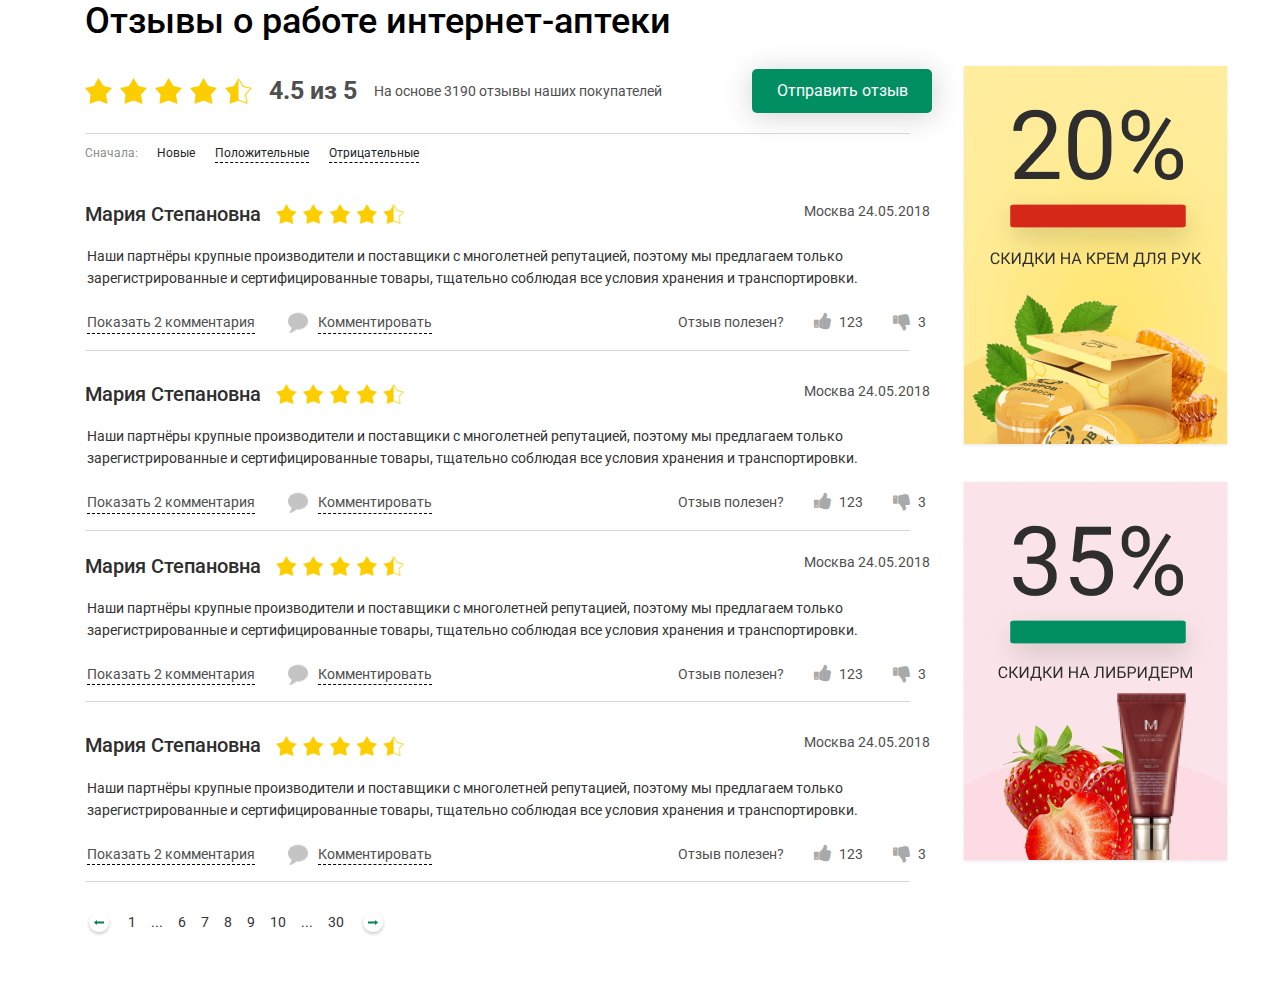
<file: index.html>
<!doctype html>
<html lang="ru">
  <head>
    <meta charset="utf-8">
    <meta name="viewport" content="width=device-width, initial-scale=1, shrink-to-fit=no">
    <link rel="stylesheet" href="css/normalize.css">
    <link href="https://fonts.googleapis.com/css?family=Roboto:300,400,500,700,900" rel="stylesheet">
    <link rel="stylesheet" href="css/font-awesome.min.css">
    <link rel="stylesheet" href="css/bootstrap.min.css" >
    <link rel="stylesheet" href="css/main.css">
    <title>Отзывы</title>
    <script src="https://code.jquery.com/jquery-3.3.1.slim.min.js" ></script>
  </head>
  <body>
      <div id="overlay"></div>
    <div class="container">
      <div class="row">
        <h1 class="page-name col">Отзывы о работе интернет-аптеки</h1>
      </div>
    </div>
    <div class="container">
      <div class="row">
        <div class="col-lg-9 col-md-12 col-sm-12">
          <div class="reviews">
            <div class="reviews__summary">
              <div class="reviews__summary__top">
                <div class="reviews__summary__wrap">
                  <img class="reviews__summary__top__star" alt="stars_symb" src="img/favourites-filled-star-symbol.png"/>
                  <p class="reviews__summary__top__num">4.5 из 5</p>
                  <p class="reviews__summary__top__all-buyers">На основе 3190 отзывы наших покупателей</p>
                </div>
                <div class="reviews__summary__top__send-review-btn">
                  <span>Отправить отзыв</span>
                </div>
              </div>
              <div class="horisontal_line"></div>
              <div class="reviews__summary__bot">
                <p class="reviews__summary__bot__firstly">Сначала:</p>
                <ul class="reviews__summary__bot__list">
                  <li class="reviews__summary__bot__list-item reviews__summary__bot__list-item_active">Новые</li>
                  <li class="reviews__summary__bot__list-item">Положительные</li>
                  <li class="reviews__summary__bot__list-item">Отрицательные</li>
                </ul>
              </div>
            </div>
            <div class="reviews__review">
              <div class="reviews__review__info">
                <div class="reviews__review__info__wrap">
                  <p class="reviews__review__info__name">Мария Степановна</p>
                  <img src="img/favourites-filled-star-symbol.png" alt="" class="reviews__review__info__rate">
                </div>
                <div class="reviews__review__info__date">
                  Москва 24.05.2018
                </div>
              </div>
              <div class="reviews__review__content">
                <p class="reviews__review__content__content-text">
                  Наши партнёры крупные производители и поставщики с многолетней репутацией, поэтому мы предлагаем только зарегистрированные и сертифицированные товары, тщательно соблюдая все условия хранения и транспортировки.
                </p>
              </div>
              <div class="reviews__review__comments">
                <div class="reviews__review__comments__left-part">
                  <div class="reviews__review__comments__show-comments"><p>Показать 2 комментария</p></div>
                  <div class="reviews__review__comments__comment">
                    <img src="img/cloud.png" alt="" class="reviews__review__comments__comment__image">
                    <p class="reviews__review__comments__comment__text">Комментировать</p>
                  </div>
                </div>
                  <div class="reviews__review__comments__right-part">
                    <div class="reviews__review__comments__quest">Отзыв полезен?</div>
                    <div class="reviews__review__comments__btn-like">
                      <i class="fa fa-thumbs-up reviews__review__comments__btn-like__image" aria-hidden="true" ></i>
                      <p>123</p>
                    </div>
                    <div class="reviews__review__comments__btn-dislike">
                      <i class="fa fa-thumbs-down reviews__review__comments__btn-dislike__image" aria-hidden="true"></i>
                      <P>3</P>
                    </div>
                  </div>
              </div>
              <div class="horisontal_line horisontal_line2"></div>
              <div class="reviews__review_subcomments ">
                <div class="reviews__review_subcomments__info">
                  <div class="reviews__review_subcomments__info__name">Андрей Смирнов</div>
                  <div class="reviews__review_subcomments__info__date">20.05.18</div>
                </div>
                <div class="reviews__review_subcomments__content">
                  <p>
                    Перед применением рекомендуется проконсультироваться с врачом.По данным доклинического и клинического изучения, Промисан хорошо переносится, не оказывая в терапевтических дозах побочных эффектов
                  </p>
                </div>
                <div class="reviews__review_subcomments__answ">
                  Ответить
                </div>
                <div class="horisontal_line horisontal_line3"></div>
              </div>
              <div class="reviews__review_subcomments ">
                <div class="reviews__review_subcomments__info">
                  <div class="reviews__review_subcomments__info__name">Василий Иванченео</div>
                  <div class="reviews__review_subcomments__info__date">20.05.18</div>
                </div>
                <div class="reviews__review_subcomments__content">
                  <p>
                    <b>Андрей Смирнов</b>, Перед применением рекомендуется проконсультироваться с врачом.По данным доклинического и клинического изучения, Промисан хорошо переносится, не оказывая в терапевтических дозах побочных эффектов
                  </p>
                </div>
                <div class="reviews__review_subcomments__answ">
                  Ответить
                </div>
                <div class="horisontal_line horisontal_line3"></div>
              </div>
              <div class="reviews__review__comment-answer reviews__review__comment-answer_hidden">
                <div class="wrap">
                  <div class="reviews__review__comment-answer_left-part">
                    <form>
                      <textarea  rows="6" cols="80" placeholder="Введите текст"></textarea>
                      <div class="form-wrap">
                        <div class="form-item">
                          <input type="text" class="form-input review-input" required name="" value="">
                          <label class="form-label">Имя</label>
                        </div>
                        <div class="form-item">
                          <input type="text" class="form-input review-input" required name="" value="">
                          <label class="form-label">Email</label>
                        </div>
                      </div>
                    </form>
                  </div>
                  <div class="reviews__review__comment-answer_right-part">
                    <p>Комментарии публикуются после проверки модератором. Если вы оскорбили собеседника, использовали ненормативную лексику или указали ссылку на другой сайт, то комментарий не будет опубликован.
                    </p>
                    <p>Email нужен для отслеживания статуса
  публикации и комментариев.</p>
                  </div>
                </div>
                <div class="close-btns">
                  <div class="reviews__review__comment__send-btn">
                    Отправить отзыв
                  </div>
                  <div class="reviews__review__comment__close-form-btn">
                    <img src="img/red_x.png" alt="">
                    Закрыть форму
                  </div>
                </div>
              </div>
            </div>
            <div class="reviews__review">
              <div class="reviews__review__info">
                <div class="reviews__review__info__wrap">
                  <p class="reviews__review__info__name">Мария Степановна</p>
                  <img src="img/favourites-filled-star-symbol.png" alt="" class="reviews__review__info__rate">
                </div>
                <div class="reviews__review__info__date">
                  Москва 24.05.2018
                </div>
              </div>
              <div class="reviews__review__content">
                <p class="reviews__review__content__content-text">
                  Наши партнёры крупные производители и поставщики с многолетней репутацией, поэтому мы предлагаем только зарегистрированные и сертифицированные товары, тщательно соблюдая все условия хранения и транспортировки.
                </p>
              </div>
              <div class="reviews__review__comments">
                <div class="reviews__review__comments__left-part">
                  <div class="reviews__review__comments__show-comments"><p>Показать 2 комментария</p></div>
                  <div class="reviews__review__comments__comment">
                    <img src="img/cloud.png" alt="" class="reviews__review__comments__comment__image">
                    <p class="reviews__review__comments__comment__text">Комментировать</p>
                  </div>
                </div>
                  <div class="reviews__review__comments__right-part">
                    <div class="reviews__review__comments__quest">Отзыв полезен?</div>
                    <div class="reviews__review__comments__btn-like">
                      <i class="fa fa-thumbs-up reviews__review__comments__btn-like__image" aria-hidden="true" ></i>
                      <p>123</p>
                    </div>
                    <div class="reviews__review__comments__btn-dislike">
                      <i class="fa fa-thumbs-down reviews__review__comments__btn-dislike__image" aria-hidden="true"></i>
                      <P>3</P>
                    </div>
                  </div>
              </div>
              <div class="horisontal_line"></div>
              <div class="reviews__review_subcomments ">
                <div class="reviews__review_subcomments__info">
                  <div class="reviews__review_subcomments__info__name">Андрей Смирнов</div>
                  <div class="reviews__review_subcomments__info__date">20.05.18</div>
                </div>
                <div class="reviews__review_subcomments__content">
                  <p>
                    Перед применением рекомендуется проконсультироваться с врачом.По данным доклинического и клинического изучения, Промисан хорошо переносится, не оказывая в терапевтических дозах побочных эффектов
                  </p>
                </div>
                <div class="reviews__review_subcomments__answ">
                  Ответить
                </div>
                <div class="horisontal_line horisontal_line3"></div>
              </div>
              <div class="reviews__review_subcomments ">
                <div class="reviews__review_subcomments__info">
                  <div class="reviews__review_subcomments__info__name">Василий Иванченео</div>
                  <div class="reviews__review_subcomments__info__date">20.05.18</div>
                </div>
                <div class="reviews__review_subcomments__content">
                  <p>
                    <b>Андрей Смирнов</b>, Перед применением рекомендуется проконсультироваться с врачом.По данным доклинического и клинического изучения, Промисан хорошо переносится, не оказывая в терапевтических дозах побочных эффектов
                  </p>
                </div>
                <div class="reviews__review_subcomments__answ">
                  Ответить
                </div>
                <div class="horisontal_line horisontal_line3"></div>
              </div>
              <div class="reviews__review__comment-answer reviews__review__comment-answer_hidden">
                <div class="wrap">
                  <div class="reviews__review__comment-answer_left-part">
                  <form>
                    <textarea  rows="6" cols="80" placeholder="Введите текст"></textarea>
                    <div class="form-wrap">
                      <div class="form-item">
                        <input type="text" class="form-input review-input" required name="" value="">
                        <label class="form-label">Имя</label>
                      </div>
                      <div class="form-item">
                        <input type="text" class="form-input review-input" required name="" value="">
                        <label class="form-label">Email</label>
                      </div>
                    </div>
                  </form>
                  </div>
                  <div class="reviews__review__comment-answer_right-part">
                    <p>Комментарии публикуются после проверки модератором. Если вы оскорбили собеседника, использовали ненормативную лексику или указали ссылку на другой сайт, то комментарий не будет опубликован.
                    </p>
                    <p>Email нужен для отслеживания статуса
  публикации и комментариев.</p>
                  </div>
                </div>
                <div class="close-btns">
                  <div class="reviews__review__comment__send-btn">
                    Отправить отзыв
                  </div>
                  <div class="reviews__review__comment__close-form-btn">
                    <img src="img/red_x.png" alt="">
                    Закрыть форму
                  </div>
                </div>
              </div>
            </div>
            <div class="reviews__review">
              <div class="reviews__review__info">
                <div class="reviews__review__info__wrap">
                  <p class="reviews__review__info__name">Мария Степановна</p>
                  <img src="img/favourites-filled-star-symbol.png" alt="" class="reviews__review__info__rate">
                </div>
                <div class="reviews__review__info__date">
                  Москва 24.05.2018
                </div>
              </div>
              <div class="reviews__review__content">
                <p class="reviews__review__content__content-text">
                  Наши партнёры крупные производители и поставщики с многолетней репутацией, поэтому мы предлагаем только зарегистрированные и сертифицированные товары, тщательно соблюдая все условия хранения и транспортировки.
                </p>
              </div>
              <div class="reviews__review__comments">
                <div class="reviews__review__comments__left-part">
                  <div class="reviews__review__comments__show-comments"><p>Показать 2 комментария</p></div>
                  <div class="reviews__review__comments__comment">
                    <img src="img/cloud.png" alt="" class="reviews__review__comments__comment__image">
                    <p class="reviews__review__comments__comment__text">Комментировать</p>
                  </div>
                </div>
                  <div class="reviews__review__comments__right-part">
                    <div class="reviews__review__comments__quest">Отзыв полезен?</div>
                    <div class="reviews__review__comments__btn-like">
                      <i class="fa fa-thumbs-up reviews__review__comments__btn-like__image" aria-hidden="true" ></i>
                      <p>123</p>
                    </div>
                    <div class="reviews__review__comments__btn-dislike">
                      <i class="fa fa-thumbs-down reviews__review__comments__btn-dislike__image" aria-hidden="true"></i>
                      <P>3</P>
                    </div>
                  </div>
              </div>
              <div class="horisontal_line horisontal_line2"></div>
              <div class="reviews__review_subcomments ">
                <div class="reviews__review_subcomments__info">
                  <div class="reviews__review_subcomments__info__name">Андрей Смирнов</div>
                  <div class="reviews__review_subcomments__info__date">20.05.18</div>
                </div>
                <div class="reviews__review_subcomments__content">
                  <p>
                    Перед применением рекомендуется проконсультироваться с врачом.По данным доклинического и клинического изучения, Промисан хорошо переносится, не оказывая в терапевтических дозах побочных эффектов
                  </p>
                </div>
                <div class="reviews__review_subcomments__answ">
                  Ответить
                </div>
                <div class="horisontal_line horisontal_line3"></div>
              </div>
              <div class="reviews__review_subcomments ">
                <div class="reviews__review_subcomments__info">
                  <div class="reviews__review_subcomments__info__name">Василий Иванченео</div>
                  <div class="reviews__review_subcomments__info__date">20.05.18</div>
                </div>
                <div class="reviews__review_subcomments__content">
                  <p>
                    <b>Андрей Смирнов</b>, Перед применением рекомендуется проконсультироваться с врачом.По данным доклинического и клинического изучения, Промисан хорошо переносится, не оказывая в терапевтических дозах побочных эффектов
                  </p>
                </div>
                <div class="reviews__review_subcomments__answ">
                  Ответить
                </div>
                <div class="horisontal_line horisontal_line3"></div>
              </div>
              <div class="reviews__review__comment-answer reviews__review__comment-answer_hidden">
                <div class="wrap">
                  <div class="reviews__review__comment-answer_left-part">
                    <form>
                      <textarea  rows="6" cols="80" placeholder="Введите текст"></textarea>
                      <div class="form-wrap">
                        <div class="form-item">
                          <input type="text" class="form-input review-input" required name="" value="">
                          <label class="form-label">Имя</label>
                        </div>
                        <div class="form-item">
                          <input type="text" class="form-input review-input" required name="" value="">
                          <label class="form-label">Email</label>
                        </div>
                      </div>
                    </form>
                  </div>
                  <div class="reviews__review__comment-answer_right-part">
                    <p>Комментарии публикуются после проверки модератором. Если вы оскорбили собеседника, использовали ненормативную лексику или указали ссылку на другой сайт, то комментарий не будет опубликован.
                    </p>
                    <p>Email нужен для отслеживания статуса
  публикации и комментариев.</p>
                  </div>
                </div>
                <div class="close-btns">
                  <div class="reviews__review__comment__send-btn">
                    Отправить отзыв
                  </div>
                  <div class="reviews__review__comment__close-form-btn">
                    <img src="img/red_x.png" alt="">
                    Закрыть форму
                  </div>
                </div>
              </div>
            </div>
            <div class="reviews__review">
              <div class="reviews__review__info">
                <div class="reviews__review__info__wrap">
                  <p class="reviews__review__info__name">Мария Степановна</p>
                  <img src="img/favourites-filled-star-symbol.png" alt="" class="reviews__review__info__rate">
                </div>
                <div class="reviews__review__info__date">
                  Москва 24.05.2018
                </div>
              </div>
              <div class="reviews__review__content">
                <p class="reviews__review__content__content-text">
                  Наши партнёры крупные производители и поставщики с многолетней репутацией, поэтому мы предлагаем только зарегистрированные и сертифицированные товары, тщательно соблюдая все условия хранения и транспортировки.
                </p>
              </div>
              <div class="reviews__review__comments">
                <div class="reviews__review__comments__left-part">
                  <div class="reviews__review__comments__show-comments"><p>Показать 2 комментария</p></div>
                  <div class="reviews__review__comments__comment">
                    <img src="img/cloud.png" alt="" class="reviews__review__comments__comment__image">
                    <p class="reviews__review__comments__comment__text">Комментировать</p>
                  </div>
                </div>
                  <div class="reviews__review__comments__right-part">
                    <div class="reviews__review__comments__quest">Отзыв полезен?</div>
                    <div class="reviews__review__comments__btn-like">
                      <i class="fa fa-thumbs-up reviews__review__comments__btn-like__image" aria-hidden="true" ></i>
                      <p>123</p>
                    </div>
                    <div class="reviews__review__comments__btn-dislike">
                      <i class="fa fa-thumbs-down reviews__review__comments__btn-dislike__image" aria-hidden="true"></i>
                      <P>3</P>
                    </div>
                  </div>
              </div>
              <div class="horisontal_line horisontal_line2"></div>
              <div class="reviews__review_subcomments ">
                <div class="reviews__review_subcomments__info">
                  <div class="reviews__review_subcomments__info__name">Андрей Смирнов</div>
                  <div class="reviews__review_subcomments__info__date">20.05.18</div>
                </div>
                <div class="reviews__review_subcomments__content">
                  <p>

                    Перед применением рекомендуется проконсультироваться с врачом.По данным доклинического и клинического изучения, Промисан хорошо переносится, не оказывая в терапевтических дозах побочных эффектов
                  </p>
                </div>
                <div class="reviews__review_subcomments__answ">
                  Ответить
                </div>
                <div class="horisontal_line horisontal_line3"></div>
              </div>
              <div class="reviews__review_subcomments ">
                <div class="reviews__review_subcomments__info">
                  <div class="reviews__review_subcomments__info__name">Василий Иванченео</div>
                  <div class="reviews__review_subcomments__info__date">20.05.18</div>
                </div>
                <div class="reviews__review_subcomments__content">
                  <p>
                    <b>Андрей Смирнов</b>, Перед применением рекомендуется проконсультироваться с врачом.По данным доклинического и клинического изучения, Промисан хорошо переносится, не оказывая в терапевтических дозах побочных эффектов
                  </p>
                </div>
                <div class="reviews__review_subcomments__answ">
                  Ответить
                </div>
                <div class="horisontal_line horisontal_line3"></div>
              </div>
              <div class="reviews__review__comment-answer reviews__review__comment-answer_hidden">
                <div class="wrap">
                  <div class="reviews__review__comment-answer_left-part">
                    <form>
                      <textarea  rows="6" cols="80" placeholder="Введите текст"></textarea>
                      <div class="form-wrap">
                        <div class="form-item">
                          <input type="text" class="form-input review-input" required name="" value="">
                          <label class="form-label">Имя</label>
                        </div>
                        <div class="form-item">
                          <input type="text" class="form-input review-input" required name="" value="">
                          <label class="form-label">Email</label>
                        </div>
                      </div>
                    </form>
                  </div>
                  <div class="reviews__review__comment-answer_right-part">
                    <p>Комментарии публикуются после проверки модератором. Если вы оскорбили собеседника, использовали ненормативную лексику или указали ссылку на другой сайт, то комментарий не будет опубликован.
                    </p>
                    <p>Email нужен для отслеживания статуса
  публикации и комментариев.</p>
                  </div>
                </div>
                <div class="close-btns">
                  <div class="reviews__review__comment__send-btn">
                    Отправить отзыв
                  </div>
                  <div class="reviews__review__comment__close-form-btn">
                    <img src="img/red_x.png" alt="">
                    Закрыть форму
                  </div>
                </div>
              </div>
            </div>
          </div>
          <div class="page-navig">
                  <ul>
                    <li class="page-navig__list"><a href="#"><img src="img/arrow_l.png" alt="#"></a></li>
                    <li class="page-navig__list"><a href="#">1</a></li>
                    <li class="page-navig__list"><a href="#">...</a></li>
                    <li class="page-navig__list"><a href="#">6</a></li>
                    <li class="page-navig__list"><a href="#">7</a></li>
                    <li class="page-navig__list"><a href="#">8</a></li>
                    <li class="page-navig__list"><a href="#">9</a></li>
                    <li class="page-navig__list"><a href="#">10</a></li>
                    <li class="page-navig__list"><a href="#">...</a></li>
                    <li class="page-navig__list"><a href="#">30</a></li>
                    <li class="page-navig__list"><a href="#"><img src="img/arrow_r.png" alt="#"></a></li>
                  </ul>
                </div>
        </div>
        <div class="col-lg-3 ad justify-content-md-center">
          <div class="ad__first-ad">
            <img src="img/ad-1.png" alt="ad1">
          </div>
          <div class="ad__second-ad">
            <img src="img/ad-2.png" alt="ad2">
          </div>
        </div>
      </div>

    </div>
    <!--  !!!!!!!!!!!!!!!!!!!!!!!!!!!!!!!!!!!!!!!!!!!!!!!!!!!!!!! -->
    <!-- <div class="global-wrap-pop"></div> -->
    <div class="container">
     <div class="pop-review">
      <div class="pop-review__button-close">
        <img src="img/close.png" alt="close">
      </div>
       <div class="review-leave">
         <h5 class="review-leave__header">Оставить отзыв</h5>
         <p class="review-leave__pred">Ваши отзывы помогают нам стать лучше и узнавать другим покупателям больше о магазине</p>
         <div class="review-mark">
            <p>Оценка</p>
            <div class="star-rating">
              <div class="star-rating__wrap">
                <input class="star-rating__input" id="star-rating-5" type="radio" name="rating" value="5">
                <label class="star-rating__ico fa fa-star-o fa-lg" for="star-rating-5" title="5 out of 5 stars"></label>
                <input class="star-rating__input" id="star-rating-4" type="radio" name="rating" value="4">
                <label class="star-rating__ico fa fa-star-o fa-lg" for="star-rating-4" title="4 out of 5 stars"></label>
                <input class="star-rating__input" id="star-rating-3" type="radio" name="rating" value="3">
                <label class="star-rating__ico fa fa-star-o fa-lg" for="star-rating-3" title="3 out of 5 stars"></label>
                <input class="star-rating__input" id="star-rating-2" type="radio" name="rating" value="2">
                <label class="star-rating__ico fa fa-star-o fa-lg" for="star-rating-2" title="2 out of 5 stars"></label>
                <input class="star-rating__input" id="star-rating-1" type="radio" name="rating" value="1">
                <label class="star-rating__ico fa fa-star-o fa-lg" for="star-rating-1" title="1 out of 5 stars"></label>
              </div>
            </div>
         </div>
         <div class="offer-rev-first">
           <div class="offer-rev-first__write">
             <p>Напишите ваш отзыв...</p>
             <textarea name="review" cols="30" rows="5" class="review-textarea"></textarea>
           </div>
           <div class="offer-rev-first__operat">
             <p>Оператор был вежлив? Заказ выдали в аптеке без очереди? Как быстро курьер доставил заказ? Довольны обслуживанием при выдаче заказа? Что понравилось или не понравилось? Купили бы у нас снова?</p>
           </div>
         </div>
         <div class="offer-rev-sec">
           <div class="offer-rev-sec__name">
              <div class="form-item">
                <input type="text" class="form-input review-input" required name="" value="">
                <label class="form-label">Имя или псевдоним</label>
              </div>
           </div>
           <div class="offer-rev-sec__pseudo">Введите имя или псевдоним</div>
         </div>
         <div class="offer-rev-third">
           <div class="offer-rev-third__tel">
              <div class="form-item">
                <input type="text" class="form-input review-input" required name="" value="">
                <label class="form-label">Телефон</label>
              </div>
           </div>
           <div class="offer-rev-third__db">На сайте не публикуется, необходим для подтверждения совершенной у нас покупки</div>
         </div>
         <div class="offer-rev-four">
           <div class="offer-rev-four__city">
            <div class="selects">
             <select class="review-select">
               <option value="Moscow">Москва</option>
               <option value="Kazan">Казань</option>
               <option value="Smolensk">Смоленск</option>
               <option value="SPB">Питер</option>
             </select>
             </div>
           </div>
           <div class="offer-rev-four__town">Укажите, в каком городе совершили покупку</div>
         </div>
         <div class="review-police">
          <!-- <label for="police" class="lab_pol"></label> -->
          <label class="revi-polic__label"><input class="review-no-check" name="choose" type="checkbox"><span></span></label>
           <p class="review-police__page-link">Согласен с <a href="">правилами публикации пользовательского контента</a></p>
         </div>
         <a href="" class="review-leave__send_green">Отправить отзыв</a>
       </div>
     </div>
    </div>
    <!--  !!!!!!!!!!!!!!!!!!!!!!!!!!!!!!!!!!!!!!!!!!!!!!!!!!!!!!! -->

    <script src="https://cdnjs.cloudflare.com/ajax/libs/popper.js/1.14.3/umd/popper.min.js" ></script>
    <script src="js/bootstrap.min.js"></script>
    <script src="js/script.js"></script>
  </body>
</html>
</file>
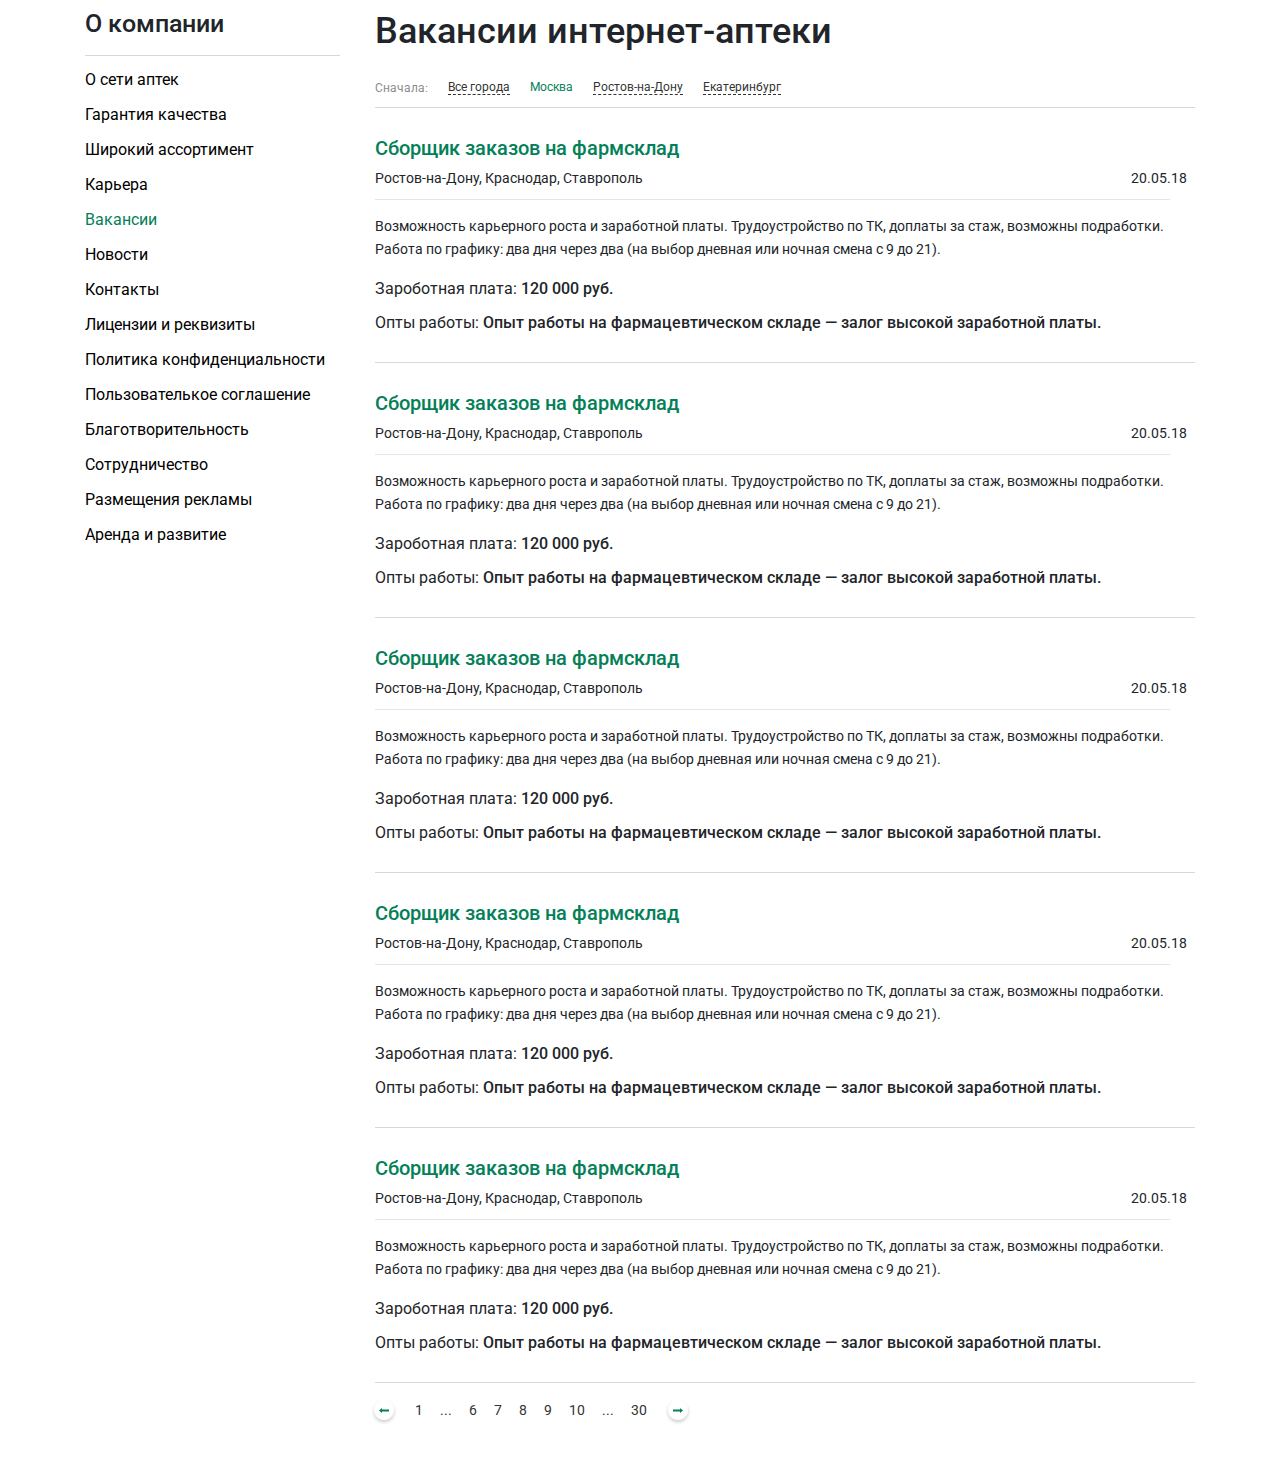
<file: vakansii.html>
<!doctype html>
<html lang="ru">
  <head>
    <!-- Required meta tags -->
    <meta charset="utf-8">
    <meta name="viewport" content="width=device-width, initial-scale=1, shrink-to-fit=no">
    <link rel="stylesheet" href="css/normalize.css">
    <!-- Bootstrap CSS -->
    <link href="https://fonts.googleapis.com/css?family=Roboto:300,400,500,500i,700,700i,900" rel="stylesheet">
    <link rel="stylesheet" href="css/bootstrap.min.css">
    <link rel="stylesheet" href="css/style.css">
    <script src="https://code.jquery.com/jquery-3.3.1.slim.min.js" integrity="sha384-q8i/X+965DzO0rT7abK41JStQIAqVgRVzpbzo5smXKp4YfRvH+8abtTE1Pi6jizo" crossorigin="anonymous"></script>
    <title>Вакансии</title>
  </head>
  <body>
    <section>
      <div class="container">
        <div class="row">
          <div class="col-lg-3 col-md-4">
            <h3 class="head-about">О компании</h3>
            <nav class="about-menu">
              <ul class="about-menu-of">
                <li class="about-menu__list"><a href="#">О сети аптек</a></li>
                <li class="about-menu__list"><a href="#">Гарантия качества</a></li>
                <li class="about-menu__list"><a href="#">Широкий ассортимент</a></li>
                <li class="about-menu__list"><a href="#">Карьера</a></li>
                <li class="about-menu__list"><a href="#" class="active">Вакансии</a></li>
                <li class="about-menu__list"><a href="#">Новости</a></li>
                <li class="about-menu__list"><a href="#">Контакты</a></li>
                <li class="about-menu__list"><a href="#">Лицензии и реквизиты</a></li>
                <li class="about-menu__list"><a href="#">Политика конфиденциальности</a></li>
                <li class="about-menu__list"><a href="#">Пользователькое соглашение</a></li>
                <li class="about-menu__list"><a href="#">Благотворительность</a></li>
                <li class="about-menu__list"><a href="#">Сотрудничество</a></li>
                <li class="about-menu__list"><a href="#">Размещения рекламы</a></li>
                <li class="about-menu__list"><a href="#">Аренда и развитие</a></li>
              </ul>
            </nav>
          </div>
          <div class="col-lg-9 col-md-8">
            <h2 class="head-vacan">Вакансии интернет-аптеки</h2>
            <ul class="vacancy-city">
              
                <li class="vacancy-city__item">Сначала:</li>
                <li class="vacancy-city__item"><a href="#">Все города</a></li>
                <li class="vacancy-city__item"><a href="#" class="visited">Москва</a></li>
                <li class="vacancy-city__item"><a href="#">Ростов-на-Дону</a></li>
                <li class="vacancy-city__item"><a href="#">Екатеринбург</a></li>
              </ul>
            
            <div class="vacanc-offer">
              <div class="vacanc-offer__list">
                <div class="vacanc-offer__content">
                  <div class="vacan-list-head">
                    <a href="#" class="vacan-list-head__mn">Сборщик заказов на фармсклад</a>
                    <div class="vacan-offer-head">
                      <p class="vacan-offer-head__city">
                        Ростов-на-Дону, Краснодар, Ставрополь
                      </p>
                      <p class="vacan-offer-head__date">20.05.18</p>
                    </div>
                  </div>
                  <div class="vacan-list-info">
                    <div class="vacan-list-info__txt">
                      <p>Возможность карьерного роста и заработной платы. Трудоустройство по ТК, доплаты за стаж, возможны подработки. Работа по графику: два дня через два (на выбор дневная или ночная смена с 9 до 21).</p>
                    </div>
                    <p class="vacan-list-info__price">Зароботная плата: <b>120 000 руб.</b></p>
                    <p class="vacan-list-info__pract">Опты работы: <b>Опыт работы на фармацевтическом складе — залог высокой заработной платы.</b></p>
                  </div>
                </div>
              </div>
               <div class="vacanc-offer__list">
                <div class="vacanc-offer__content">
                  <div class="vacan-list-head">
                    <a href="#" class="vacan-list-head__mn">Сборщик заказов на фармсклад</a>
                    <div class="vacan-offer-head">
                      <p class="vacan-offer-head__city">
                        Ростов-на-Дону, Краснодар, Ставрополь
                      </p>
                      <p class="vacan-offer-head__date">20.05.18</p>
                    </div>
                  </div>
                  <div class="vacan-list-info">
                    <div class="vacan-list-info__txt">
                      <p>Возможность карьерного роста и заработной платы. Трудоустройство по ТК, доплаты за стаж, возможны подработки. Работа по графику: два дня через два (на выбор дневная или ночная смена с 9 до 21).</p>
                    </div>
                    <p class="vacan-list-info__price">Зароботная плата: <b>120 000 руб.</b></p>
                    <p class="vacan-list-info__pract">Опты работы: <b>Опыт работы на фармацевтическом складе — залог высокой заработной платы.</b></p>
                  </div>
                </div>
              </div>
                <div class="vacanc-offer__list">
                <div class="vacanc-offer__content">
                  <div class="vacan-list-head">
                    <a href="#" class="vacan-list-head__mn">Сборщик заказов на фармсклад</a>
                    <div class="vacan-offer-head">
                      <p class="vacan-offer-head__city">
                        Ростов-на-Дону, Краснодар, Ставрополь
                      </p>
                      <p class="vacan-offer-head__date">20.05.18</p>
                    </div>
                  </div>
                  <div class="vacan-list-info">
                    <div class="vacan-list-info__txt">
                      <p>Возможность карьерного роста и заработной платы. Трудоустройство по ТК, доплаты за стаж, возможны подработки. Работа по графику: два дня через два (на выбор дневная или ночная смена с 9 до 21).</p>
                    </div>
                    <p class="vacan-list-info__price">Зароботная плата: <b>120 000 руб.</b></p>
                    <p class="vacan-list-info__pract">Опты работы: <b>Опыт работы на фармацевтическом складе — залог высокой заработной платы.</b></p>
                  </div>
                </div>
              </div>
               <div class="vacanc-offer__list">
                <div class="vacanc-offer__content">
                  <div class="vacan-list-head">
                    <a href="#" class="vacan-list-head__mn">Сборщик заказов на фармсклад</a>
                    <div class="vacan-offer-head">
                      <p class="vacan-offer-head__city">
                        Ростов-на-Дону, Краснодар, Ставрополь
                      </p>
                      <p class="vacan-offer-head__date">20.05.18</p>
                    </div>
                  </div>
                  <div class="vacan-list-info">
                    <div class="vacan-list-info__txt">
                      <p>Возможность карьерного роста и заработной платы. Трудоустройство по ТК, доплаты за стаж, возможны подработки. Работа по графику: два дня через два (на выбор дневная или ночная смена с 9 до 21).</p>
                    </div>
                    <p class="vacan-list-info__price">Зароботная плата: <b>120 000 руб.</b></p>
                    <p class="vacan-list-info__pract">Опты работы: <b>Опыт работы на фармацевтическом складе — залог высокой заработной платы.</b></p>
                  </div>
                </div>
              </div>
                <div class="vacanc-offer__list">
                <div class="vacanc-offer__content">
                  <div class="vacan-list-head">
                    <a href="#" class="vacan-list-head__mn">Сборщик заказов на фармсклад</a>
                    <div class="vacan-offer-head">
                      <p class="vacan-offer-head__city">
                        Ростов-на-Дону, Краснодар, Ставрополь
                      </p>
                      <p class="vacan-offer-head__date">20.05.18</p>
                    </div>
                  </div>
                  <div class="vacan-list-info">
                    <div class="vacan-list-info__txt">
                      <p>Возможность карьерного роста и заработной платы. Трудоустройство по ТК, доплаты за стаж, возможны подработки. Работа по графику: два дня через два (на выбор дневная или ночная смена с 9 до 21).</p>
                    </div>
                    <p class="vacan-list-info__price">Зароботная плата: <b>120 000 руб.</b></p>
                    <p class="vacan-list-info__pract">Опты работы: <b>Опыт работы на фармацевтическом складе — залог высокой заработной платы.</b></p>
                  </div>
                </div>
              </div>
            </div>
            <div class="page-navig">
              <ul>
                <li class="page-navig__list"><a href="#"><img src="img/arrow_l.png" alt="#"></a></li>
                <li class="page-navig__list"><a href="#">1</a></li>
                <li class="page-navig__list"><a href="#">...</a></li>
                <li class="page-navig__list"><a href="#">6</a></li>
                <li class="page-navig__list"><a href="#">7</a></li>
                <li class="page-navig__list"><a href="#">8</a></li>
                <li class="page-navig__list"><a href="#">9</a></li>
                <li class="page-navig__list"><a href="#">10</a></li>
                <li class="page-navig__list"><a href="#">...</a></li>
                <li class="page-navig__list"><a href="#">30</a></li>
                <li class="page-navig__list"><a href="#"><img src="img/arrow_r.png" alt="#"></a></li>
              </ul>
            </div>
          </div>
        </div>
      </div>
    </section>
    <!-- Optional JavaScript -->
    <!-- jQuery first, then Popper.js, then Bootstrap JS -->
    
    <script src="https://cdnjs.cloudflare.com/ajax/libs/popper.js/1.14.3/umd/popper.min.js" integrity="sha384-ZMP7rVo3mIykV+2+9J3UJ46jBk0WLaUAdn689aCwoqbBJiSnjAK/l8WvCWPIPm49" crossorigin="anonymous"></script>
    <script src="js/bootstrap.min.js"></script>
  </body>
</html>
</file>
<file: css/main.css>
@charset "UTF-8";
* {
  -webkit-box-sizing: border-box;
          box-sizing: border-box; }

body {
  font-family: "Roboto", sans-serif; }

.reviews__review__comment-answer_hidden {
  display: none; }

#overlay {
  width: 100%;
  height: 100%;
  background-color: black;
  opacity: 0.6;
  position: fixed;
  z-index: 9;
  display: none;
  -webkit-transition: 0.3s;
  transition: 0.3s; }

.page-name {
  font-family: "Roboto", sans-serif;
  font-weight: 500;
  font-size: 36px;
  color: #000000; }

.horisontal_line2 {
  margin-bottom: 28px !important; }

.ad {
  margin-top: 10px;
  padding-top: 12px;
  padding-left: 35px;
  text-align: center;
  margin: 0 auto; }

.ad__first-ad {
  margin-bottom: 30px; }
  .ad__first-ad img {
    max-width: 271px;
    max-height: 386px; }

.ad__second-ad img {
  max-width: 271px;
  max-height: 386px; }

.reviews .reviews__summary .reviews__summary__top {
  display: -webkit-box;
  display: -ms-flexbox;
  display: flex;
  -webkit-box-align: center;
      -ms-flex-align: center;
          align-items: center;
  -webkit-box-pack: justify;
      -ms-flex-pack: justify;
          justify-content: space-between;
  margin-top: 18px;
  margin-bottom: 20px; }
  .reviews .reviews__summary .reviews__summary__top .reviews__summary__wrap {
    display: -webkit-box;
    display: -ms-flexbox;
    display: flex;
    -webkit-box-align: center;
        -ms-flex-align: center;
            align-items: center; }
    .reviews .reviews__summary .reviews__summary__top .reviews__summary__wrap .reviews__summary__top__star {
      width: 167px;
      height: 26px;
      max-width: 167px;
      max-height: 26px;
      margin-right: 17px; }
    .reviews .reviews__summary .reviews__summary__top .reviews__summary__wrap .reviews__summary__top__num {
      margin-bottom: 0;
      font-family: "Roboto", sans-serif;
      font-weight: bold;
      font-size: 25px;
      color: #4F4F4F;
      margin-right: 17px; }
    .reviews .reviews__summary .reviews__summary__top .reviews__summary__wrap .reviews__summary__top__all-buyers {
      margin-bottom: 0;
      font-family: "Roboto", sans-serif;
      font-size: 14px;
      color: #4F4F4F; }
  .reviews .reviews__summary .reviews__summary__top .reviews__summary__top__send-review-btn {
    width: 180px;
    height: 44px;
    margin-right: -22px;
    background: #008E62;
    border-radius: 5px;
    -webkit-box-shadow: 0.6px 2.9px 29px rgba(46, 46, 46, 0.22);
            box-shadow: 0.6px 2.9px 29px rgba(46, 46, 46, 0.22);
    display: -webkit-box;
    display: -ms-flexbox;
    display: flex;
    cursor: pointer;
    -webkit-box-pack: center;
        -ms-flex-pack: center;
            justify-content: center;
    -webkit-box-align: center;
        -ms-flex-align: center;
            align-items: center;
    font-family: "Roboto", sans-serif;
    font-size: 16px;
    text-align: center;
    color: #FFFFFF; }
.reviews .reviews__summary .reviews__summary__bot {
  font-family: Roboto;
  font-size: 12px; }
  .reviews .reviews__summary .reviews__summary__bot .reviews__summary__bot__firstly {
    display: inline-block;
    color: #8B8B8B; }
  .reviews .reviews__summary .reviews__summary__bot .reviews__summary__bot__list {
    display: inline-block;
    padding-left: 16px; }
    .reviews .reviews__summary .reviews__summary__bot .reviews__summary__bot__list .reviews__summary__bot__list-item {
      list-style-type: none;
      display: inline-block;
      margin-right: 17px;
      cursor: pointer;
      border-bottom: 1px dashed black; }
    .reviews .reviews__summary .reviews__summary__bot .reviews__summary__bot__list .reviews__summary__bot__list-item_active {
      border-bottom: none; }
.reviews .reviews__review .reviews__review__info {
  margin-top: 20px;
  display: -webkit-box;
  display: -ms-flexbox;
  display: flex;
  -webkit-box-align: center;
      -ms-flex-align: center;
          align-items: center;
  -webkit-box-pack: justify;
      -ms-flex-pack: justify;
          justify-content: space-between; }
  .reviews .reviews__review .reviews__review__info .reviews__review__info__wrap {
    display: -webkit-box;
    display: -ms-flexbox;
    display: flex;
    -webkit-box-align: center;
        -ms-flex-align: center;
            align-items: center; }
    .reviews .reviews__review .reviews__review__info .reviews__review__info__wrap .reviews__review__info__name {
      font-family: "Roboto", sans-serif;
      font-weight: 500;
      font-size: 20.0326px;
      color: #2E2E2E;
      margin-right: 15px;
      margin-bottom: 0; }
    .reviews .reviews__review .reviews__review__info .reviews__review__info__wrap .reviews__review__info__rate {
      width: 128.42px;
      height: 20px;
      max-width: 128.42px;
      max-height: 20px; }
  .reviews .reviews__review .reviews__review__info .reviews__review__info__date {
    font-family: "Roboto", sans-serif;
    font-size: 13.8084px;
    color: #4F4F4F;
    text-align: right;
    margin-bottom: 0;
    margin-right: -20px;
    margin-bottom: 6px; }
.reviews .reviews__review .reviews__review__content {
  margin-top: 16px;
  margin-left: 2px; }
  .reviews .reviews__review .reviews__review__content p {
    font-family: "Roboto", sans-serif;
    line-height: 22px;
    font-size: 14px;
    color: #333333;
    margin-bottom: 23px; }
.reviews .reviews__review .reviews__review__comments {
  display: -webkit-box;
  display: -ms-flexbox;
  display: flex;
  -webkit-box-pack: justify;
      -ms-flex-pack: justify;
          justify-content: space-between;
  margin-left: 2px; }
  .reviews .reviews__review .reviews__review__comments .reviews__review__comments__left-part {
    display: -webkit-box;
    display: -ms-flexbox;
    display: flex; }
    .reviews .reviews__review .reviews__review__comments .reviews__review__comments__left-part .reviews__review__comments__show-comments {
      cursor: pointer;
      font-family: Roboto;
      font-size: 13.8084px;
      color: #4F4F4F;
      margin-right: 30px; }
      .reviews .reviews__review .reviews__review__comments .reviews__review__comments__left-part .reviews__review__comments__show-comments p {
        margin-bottom: 0px;
        border-bottom: 1px dashed black; }
    .reviews .reviews__review .reviews__review__comments .reviews__review__comments__left-part .reviews__review__comments__comment {
      cursor: pointer;
      margin-left: 3px;
      font-family: Roboto;
      font-size: 13.8084px;
      color: #4F4F4F;
      display: -webkit-box;
      display: -ms-flexbox;
      display: flex;
      margin-bottom: 0px; }
      .reviews .reviews__review .reviews__review__comments .reviews__review__comments__left-part .reviews__review__comments__comment p {
        border-bottom: 1px dashed black; }
      .reviews .reviews__review .reviews__review__comments .reviews__review__comments__left-part .reviews__review__comments__comment .reviews__review__comments__comment__image {
        width: 20px;
        height: 21px;
        margin-right: 10px; }
  .reviews .reviews__review .reviews__review__comments .reviews__review__comments__right-part {
    display: -webkit-box;
    display: -ms-flexbox;
    display: flex;
    margin-right: -16px; }
    .reviews .reviews__review .reviews__review__comments .reviews__review__comments__right-part .reviews__review__comments__quest {
      font-family: Roboto;
      font-size: 13.8084px;
      color: #4F4F4F; }
    .reviews .reviews__review .reviews__review__comments .reviews__review__comments__right-part .reviews__review__comments__btn-like {
      cursor: pointer;
      font-family: Roboto;
      font-size: 13.8084px;
      color: #4F4F4F;
      display: -webkit-box;
      display: -ms-flexbox;
      display: flex;
      margin-left: 30px; }
      .reviews .reviews__review .reviews__review__comments .reviews__review__comments__right-part .reviews__review__comments__btn-like:hover .reviews__review__comments__btn-like__image {
        color: green; }
      .reviews .reviews__review .reviews__review__comments .reviews__review__comments__right-part .reviews__review__comments__btn-like p {
        margin-left: 7px; }
      .reviews .reviews__review .reviews__review__comments .reviews__review__comments__right-part .reviews__review__comments__btn-like .reviews__review__comments__btn-like__image {
        font-size: 19px;
        color: darkgray; }
    .reviews .reviews__review .reviews__review__comments .reviews__review__comments__right-part .reviews__review__comments__btn-dislike {
      cursor: pointer;
      font-family: Roboto;
      font-size: 13.8084px;
      color: #4F4F4F;
      display: -webkit-box;
      display: -ms-flexbox;
      display: flex;
      margin-left: 30px; }
      .reviews .reviews__review .reviews__review__comments .reviews__review__comments__right-part .reviews__review__comments__btn-dislike:hover .reviews__review__comments__btn-dislike__image {
        color: red; }
      .reviews .reviews__review .reviews__review__comments .reviews__review__comments__right-part .reviews__review__comments__btn-dislike p {
        margin-left: 7px; }
      .reviews .reviews__review .reviews__review__comments .reviews__review__comments__right-part .reviews__review__comments__btn-dislike .reviews__review__comments__btn-dislike__image {
        font-size: 19px;
        color: darkgray; }

.reviews__review_subcomments {
  margin-left: 30px;
  display: none; }
  .reviews__review_subcomments .reviews__review_subcomments__info {
    display: -webkit-box;
    display: -ms-flexbox;
    display: flex;
    -webkit-box-pack: justify;
        -ms-flex-pack: justify;
            justify-content: space-between;
    -webkit-box-align: center;
        -ms-flex-align: center;
            align-items: center;
    margin-top: 20px;
    margin-left: 1px; }
    .reviews__review_subcomments .reviews__review_subcomments__info .reviews__review_subcomments__info__name {
      font-family: "Roboto", sans-serif;
      font-weight: 500;
      font-size: 16px; }
    .reviews__review_subcomments .reviews__review_subcomments__info .reviews__review_subcomments__info__date {
      font-family: "Roboto", sans-serif;
      font-size: 14px;
      margin-right: -23px;
      color: #4F4F4F; }
  .reviews__review_subcomments .reviews__review_subcomments__content p {
    font-family: "Roboto", sans-serif;
    line-height: 20px;
    font-size: 14px;
    color: #333333;
    margin-top: 3px;
    margin-left: 1px;
    margin-bottom: 0px; }
  .reviews__review_subcomments .reviews__review_subcomments__answ {
    font-family: "Roboto", sans-serif;
    font-size: 13.8084px;
    margin-top: 13px;
    margin-left: 1px;
    display: inline-block;
    border-bottom: 1px dashed black;
    cursor: pointer; }

.horisontal_line3 {
  margin-top: 6px !important;
  margin-bottom: 29px !important; }

.horisontal_line {
  background: #D8D8D8;
  width: 100%;
  height: 1px;
  margin-bottom: 10px; }

.reviews__review__comment-answer {
  margin-bottom: 49px; }
  .reviews__review__comment-answer .wrap {
    margin-left: 30px;
    display: -webkit-box;
    display: -ms-flexbox;
    display: flex; }
    .reviews__review__comment-answer .wrap textarea {
      width: 524px;
      height: 25px;
      min-height: 25px;
      max-height: 200px;
      border-top: none;
      border-left: none;
      border-right: none;
      outline: none;
      margin-top: 50px;
      font-family: "Roboto", sans-serif;
      line-height: 17px;
      font-size: 16px;
      color: #4F4F4F;
      margin-bottom: 10px; }
      .reviews__review__comment-answer .wrap textarea:focus {
        border-bottom: 2px solid #038057; }
    .reviews__review__comment-answer .wrap form {
      display: -webkit-box;
      display: -ms-flexbox;
      display: flex;
      -webkit-box-pack: justify;
          -ms-flex-pack: justify;
              justify-content: space-between;
      -webkit-box-orient: vertical;
      -webkit-box-direction: normal;
          -ms-flex-direction: column;
              flex-direction: column;
      margin-bottom: 8px; }
      .reviews__review__comment-answer .wrap form .form-wrap {
        display: -webkit-box;
        display: -ms-flexbox;
        display: flex; }
      .reviews__review__comment-answer .wrap form .form-item {
        display: inline-block;
        vertical-align: top;
        position: relative; }
        .reviews__review__comment-answer .wrap form .form-item label {
          color: #038057; }
      .reviews__review__comment-answer .wrap form .form-input {
        outline: 0;
        height: 50px;
        padding: 2px 0px;
        border: none;
        border-bottom: 1px solid #D8D8D8;
        width: 247px;
        padding-left: 2px; }
      .reviews__review__comment-answer .wrap form .form-label {
        position: absolute;
        pointer-events: none;
        left: 0px;
        top: 0px;
        line-height: 40px;
        -webkit-transition: 0.3s;
        transition: 0.3s; }
      .reviews__review__comment-answer .wrap form .form-input:focus {
        border-bottom: 2px solid #038057; }
      .reviews__review__comment-answer .wrap form .form-input:focus ~ .form-label,
      .reviews__review__comment-answer .wrap form .form-input:not(:focus):valid ~ .form-label {
        top: -15px;
        font-size: 14px; }

.reviews__review__comment-answer_right-part p {
  font-family: "Roboto", sans-serif;
  line-height: 17px;
  font-size: 12px;
  color: #4F4F4F;
  margin-bottom: 9px; }

.close-btns {
  display: -webkit-box;
  display: -ms-flexbox;
  display: flex;
  margin-left: 30px;
  margin-top: 20px; }
  .close-btns .reviews__review__comment__send-btn {
    width: 180px;
    height: 37px;
    background: #008E62;
    border-radius: 5px;
    -webkit-box-shadow: 0.6px 2.9px 29px rgba(46, 46, 46, 0.22);
            box-shadow: 0.6px 2.9px 29px rgba(46, 46, 46, 0.22);
    display: -webkit-box;
    display: -ms-flexbox;
    display: flex;
    cursor: pointer;
    -webkit-box-pack: center;
        -ms-flex-pack: center;
            justify-content: center;
    -webkit-box-align: center;
        -ms-flex-align: center;
            align-items: center;
    font-family: "Roboto", sans-serif;
    font-size: 16px;
    text-align: center;
    color: #FFFFFF;
    margin-right: 20px; }
  .close-btns .reviews__review__comment__close-form-btn {
    width: 168px;
    height: 37px;
    background: #E8E8E8;
    border-radius: 5px;
    display: -webkit-box;
    display: -ms-flexbox;
    display: flex;
    cursor: pointer;
    -webkit-box-pack: center;
        -ms-flex-pack: center;
            justify-content: center;
    -webkit-box-align: center;
        -ms-flex-align: center;
            align-items: center;
    font-family: "Roboto", sans-serif;
    font-size: 14px;
    text-align: center;
    color: #333333; }
    .close-btns .reviews__review__comment__close-form-btn img {
      margin-right: 10px;
      max-width: 9px;
      max-height: 9px; }

.page-navig {
  margin-top: 20px;
  margin-bottom: 50px; }
  .page-navig ul {
    display: -webkit-box;
    display: -ms-flexbox;
    display: flex;
    padding: 0;
    margin: 0; }
  .page-navig__list {
    list-style: none;
    margin-right: 15px; }
    .page-navig__list:hover a {
      color: #038057; }
  .page-navig:last-child {
    margin-right: 0; }
  .page-navig a {
    font-family: "Roboto", sans-serif;
    font-weight: 400;
    font-size: 14px;
    color: #333333;
    text-decoration: none; }

@media all and (max-width: 1200px) {
  .reviews__review__comment-answer_right-part {
    display: none; }

  .reviews__summary__top__num {
    font-size: 15px !important; }

  .reviews__summary__top__all-buyers {
    font-size: 12px !important; } }
@media all and (max-width: 990px) {
  .ad {
    display: none; } }
@media all and (max-width: 770px) {
  .page-name {
    font-size: 25px; }

  .reviews__review__comments__left-part {
    -webkit-box-orient: vertical;
    -webkit-box-direction: normal;
        -ms-flex-direction: column;
            flex-direction: column; }

  .reviews__review__comments__right-part {
    -webkit-box-orient: vertical;
    -webkit-box-direction: normal;
        -ms-flex-direction: column;
            flex-direction: column; }

  .reviews__review__comments__comment {
    margin-top: 10px; }

  .reviews__review__comments__btn-like {
    margin-top: 5px; }

  .reviews__review__comment-answer .wrap textarea {
    width: 80%; }

  .reviews__review__comment-answer .wrap form {
    -webkit-box-orient: vertical;
    -webkit-box-direction: normal;
        -ms-flex-direction: column;
            flex-direction: column; }

  .reviews__review__comment-answer .wrap form .form-item {
    margin-top: 3px;
    margin-bottom: 3px; } }
@media all and (max-width: 540px) {
  .reviews__summary__top {
    -webkit-box-orient: vertical;
    -webkit-box-direction: normal;
        -ms-flex-direction: column;
            flex-direction: column; }

  .reviews__summary__wrap {
    -webkit-box-orient: vertical;
    -webkit-box-direction: normal;
        -ms-flex-direction: column;
            flex-direction: column; }

  .page-name {
    text-align: center; }

  .reviews__review__info__wrap {
    -webkit-box-orient: vertical;
    -webkit-box-direction: normal;
        -ms-flex-direction: column;
            flex-direction: column;
    -webkit-box-align: start !important;
        -ms-flex-align: start !important;
            align-items: flex-start !important; }

  .reviews__review__info__rate {
    margin-left: 0; }

  .reviews__summary__top__send-review-btn {
    margin-right: 0px !important; }

  .reviews__summary__top__all-buyers {
    margin-bottom: 10px !important; }

  .reviews__summary__top__star {
    margin-bottom: 10px !important; }

  .reviews__summary__top__num {
    margin-bottom: 10px !important; } }
@media all and (max-width: 400px) {
  .reviews__summary__bot__list-item {
    display: block !important; }

  .reviews__summary__bot__firstly {
    display: block !important; }

  .reviews__review__comment__send-btn {
    width: 150px !important;
    font-size: 12px !important; }

  .reviews__review__comment__close-form-btn {
    width: 150px !important;
    font-size: 12px !important; } }
.reviews__review_subcomments-visible {
  display: block; }

.global-wrap-pop {
  position: absolute; }

.pop-review {
  position: absolute;
  top: 10%;
  left: 50%;
  -webkit-transform: translate(-50%, -50px);
          transform: translate(-50%, -50px);
  z-index: 99;
  display: none;
  z-index: 99;
  width: 90%;
  max-width: 830px;
  text-align: center;
  margin: 0 auto; }

.pop-review__button-close {
  position: absolute;
  cursor: pointer;
  top: -30px;
  right: -20px; }

.review-leave {
  background: #fff;
  padding: 30px 0px;
  padding-top: 28px;
  padding-left: 70px;
  padding-right: 70px; }

.review-leave__header {
  font-family: "Roboto", sans-serif;
  font-weight: 500;
  font-size: 30px;
  margin-top: 19px; }

.review-leave__pred {
  font-family: "Roboto", sans-serif;
  font-weight: 500;
  font-size: 14px;
  line-height: 18px;
  margin-top: 10px; }

.offer-rev-first {
  margin-top: 5px; }

.offer-rev-first, .offer-rev-sec, .offer-rev-third, .offer-rev-four {
  display: -webkit-box;
  display: -ms-flexbox;
  display: flex;
  -webkit-box-align: center;
      -ms-flex-align: center;
          align-items: center;
  margin-top: 0px; }

.offer-rev-four {
  margin-bottom: 12px;
  margin-top: 3px; }

.review-mark {
  text-align: left;
  display: -webkit-box;
  display: -ms-flexbox;
  display: flex;
  -webkit-box-align: center;
      -ms-flex-align: center;
          align-items: center; }
  .review-mark p {
    margin-top: 10px; }

.offer-rev-first__write {
  text-align: left; }
  .offer-rev-first__write p {
    font-family: "Roboto", sans-serif;
    font-weight: 300;
    font-size: 16px;
    margin-top: -5px; }

.review-select, .review-input, .review-textarea {
  width: 360px;
  outline: 0;
  margin-right: 35px;
  font-family: "Roboto", sans-serif;
  font-weight: 300;
  border: 0;
  border-bottom: 1px solid #D8D8D8;
  font-size: 16px; }

.review-textarea {
  max-height: 40px; }

.offer-rev-first__operat, .offer-rev-sec__pseudo, .offer-rev-third__db, .offer-rev-four__town {
  text-align: left;
  font-family: "Roboto", sans-serif;
  font-weight: 400;
  font-size: 12px; }

.offer-rev-sec__pseudo {
  margin-top: -15px; }

.offer-rev-first__operat p {
  margin-top: 8px; }

.offer-rev-sec {
  margin-top: -6px; }

.form-item {
  display: inline-block;
  vertical-align: top;
  position: relative; }
  .form-item label {
    color: #038057; }

.form-input {
  outline: 0;
  height: 50px;
  padding: 3px 0px;
  padding-top: 8px; }

.form-label {
  position: absolute;
  pointer-events: none;
  left: 0px;
  top: 5px;
  line-height: 40px;
  -webkit-transition: 0.3s;
  transition: 0.3s; }

.form-input:focus {
  border-bottom: 3px solid #038057; }

.form-input:focus ~ .form-label,
.form-input:not(:focus):valid ~ .form-label {
  top: -10px;
  font-size: 14px; }

.selects .review-select {
  font-family: "Roboto", sans-serif;
  font-weight: 300;
  font-size: 16px; }

.selects {
  position: relative;
  display: inline-block; }

.selects:after {
  content: "";
  font: 20px/30px FontAwesome;
  padding: 0 8px;
  font-size: 18px;
  position: absolute;
  right: 14px;
  top: 12px;
  color: #333333;
  z-index: 1;
  text-align: center;
  width: 11%;
  height: 100%;
  pointer-events: none;
  -webkit-box-sizing: border-box;
          box-sizing: border-box; }

.review-select {
  padding-right: 25px;
  -webkit-appearance: none;
  -moz-appearance: none;
  appearance: none;
  padding-top: 5px;
  height: 45px; }

.review-police {
  display: -webkit-box;
  display: -ms-flexbox;
  display: flex;
  margin-bottom: 10px; }
  .review-police a {
    text-decoration: underline;
    color: #008E62; }

.review-leave__send_green {
  display: block;
  background: #008E62;
  width: 180px;
  text-align: center;
  color: #fff;
  border-radius: 3px;
  padding: 10px 15px;
  text-decoration: none; }
  .review-leave__send_green:hover {
    color: #fff;
    text-decoration: none; }

.review-no-check[type="checkbox"] {
  display: none; }

.revi-polic__label {
  width: 27px;
  height: 17px;
  position: relative; }

.review-no-check[type="checkbox"] + span {
  position: absolute;
  left: 0;
  top: 5px;
  width: 33px;
  height: 33px;
  background: url(../img/cube.png) no-repeat;
  cursor: pointer; }

.review-no-check[type="checkbox"]:checked + span {
  background: url(../img/cubenk.png) no-repeat; }

.review-police__page-link {
  text-align: left;
  margin-left: 3px; }

/*sprite with stars */
#reviewStars-input input:checked ~ label, #reviewStars-input label, #reviewStars-input label:hover, #reviewStars-input label:hover ~ label {
  background: url("http://positivecrash.com/wp-content/uploads/ico-s71a7fdede6.png") no-repeat; }

#reviewStars-input {
  overflow: hidden;
  position: relative;
  float: left; }

#reviewStars-input input {
  filter: progid:DXImageTransform.Microsoft.Alpha(Opacity=0);
  opacity: 0;
  width: 43px;
  height: 40px;
  position: absolute;
  top: 0;
  z-index: 0; }

#reviewStars-input input:checked ~ label {
  background-position: 0 -40px;
  height: 40px;
  width: 43px; }

#reviewStars-input label {
  background-position: 0 0;
  height: 40px;
  width: 43px;
  float: right;
  cursor: pointer;
  margin-right: 10px;
  position: relative;
  z-index: 1; }

#reviewStars-input label:hover, #reviewStars-input label:hover ~ label {
  background-position: 0 -40px;
  height: 40px;
  width: 43px; }

#reviewStars-input #star-0 {
  left: 0px; }

#reviewStars-input #star-1 {
  left: 53px; }

#reviewStars-input #star-2 {
  left: 106px; }

#reviewStars-input #star-3 {
  left: 159px; }

#reviewStars-input #star-4 {
  left: 212px; }

#reviewStars-input #star-5 {
  left: 265px; }

.star-rating {
  font-size: 0;
  margin-left: 35px; }

.star-rating__wrap {
  display: inline-block;
  font-size: 25px; }

.star-rating__wrap:after {
  content: "";
  display: table;
  clear: both; }

.star-rating__ico {
  margin-left: 3px;
  float: right;
  padding-left: 2px;
  cursor: pointer;
  color: #FFB300; }

.star-rating__ico:last-child {
  padding-left: 0; }

.star-rating__input {
  display: none; }

.star-rating__ico:hover:before,
.star-rating__ico:hover ~ .star-rating__ico:before,
.star-rating__input:checked ~ .star-rating__ico:before {
  content: ""; }

@media screen and (max-width: 995px) {
  .review-select, .review-input, .review-textarea {
    width: 250px; } }
@media screen and (max-width: 770px) {
  .offer-rev-first, .offer-rev-sec, .offer-rev-third, .offer-rev-four {
    display: -webkit-box;
    display: -ms-flexbox;
    display: flex;
    -webkit-box-orient: vertical;
    -webkit-box-direction: normal;
        -ms-flex-direction: column;
            flex-direction: column;
    -webkit-box-align: start;
        -ms-flex-align: start;
            align-items: flex-start; } }
@media screen and (max-width: 430px) {
  .review-select, .review-input, .review-textarea {
    width: 100%; }

  .review-leave {
    padding: 25px 20px; }

  .star-rating {
    margin-left: 15px; }

  .star-rating__wrap {
    font-size: 15px; } }
@media screen and (max-width: 340px) {
  .form-item label {
    font-size: 14px; }

  .review-police__page-link {
    margin-left: 5px; } }

/*# sourceMappingURL=main.css.map */
</file>
<file: css/style.css>
body {
  font-family: "Roboto", sans-serif; }

* {
  box-sizing: border-box; }

.wrap404 img {
  max-width: 100%; }
.wrap404 h5 {
  font-family: "Roboto", sans-serif;
  font-weight: 700;
  font-size: 36px;
  margin-top: 60px;
  margin-bottom: 35px; }
.wrap404 p {
  font-size: 16px;
  font-family: "Roboto", sans-serif;
  font-weight: 400; }
.wrap404 a {
  text-decoration: underline;
  font-size: 16px;
  font-family: "Roboto", sans-serif;
  font-weight: 400;
  color: #038057; }

section .head-about {
  font-family: "Roboto", sans-serif;
  font-weight: 500;
  font-size: 25px;
  border-bottom: 1px solid #D8D8D8;
  padding-bottom: 16px;
  margin-bottom: 7px;
  margin-top: 9px; }
section .about-menu-of {
  padding: 0; }
section .about-menu__list {
  list-style: none;
  margin: 0;
  padding: 0;
  margin-bottom: 1px;
  line-height: 34px; }
  section .about-menu__list a {
    font-style: normal;
    font-size: 16px;
    font-family: "Roboto", sans-serif;
    font-weight: 400;
    color: #000000;
    text-decoration: none; }
    section .about-menu__list a:hover {
      color: #038057; }
  section .about-menu__list a.active {
    color: #038057; }

section .head-vacan {
  margin-top: 10px;
  padding-left: 5px;
  font-family: "Roboto", sans-serif;
  font-style: normal;
  font-weight: 500;
  line-height: normal;
  font-size: 36px;
  margin-bottom: 22px; }
section .vacancy-city {
  margin: 0;
  padding: 0;
  margin-left: 5px;
  display: flex;
  align-items: center;
  border-bottom: 1px solid #D8D8D8;
  padding-bottom: 9px; }
  section .vacancy-city .vacancy-city__item {
    list-style: none;
    margin-right: 20px;
    display: block; }
    section .vacancy-city .vacancy-city__item:first-child {
      color: #8B8B8B;
      font-family: "Roboto", sans-serif;
      font-weight: 400;
      font-size: 12px;
      margin-top: 3px; }
    section .vacancy-city .vacancy-city__item a {
      font-family: "Roboto", sans-serif;
      font-weight: 400;
      font-size: 12px;
      color: #333333;
      border-bottom: 1px dashed #333333; }
      section .vacancy-city .vacancy-city__item a:hover, section .vacancy-city .vacancy-city__item a:active {
        color: #038057;
        text-decoration: none; }
    section .vacancy-city .vacancy-city__item a.visited {
      color: #038057;
      text-decoration: none;
      border-bottom: none; }

section .vacanc-offer {
  padding-left: 5px; }
section .vacanc-offer__list {
  border-bottom: 1px solid #D8D8D8;
  margin-bottom: 15px;
  padding-bottom: 11px; }
section .vacanc-offer__content {
  width: 97%; }
section .vacan-list-head {
  border-bottom: 1px solid rgba(0, 0, 0, 0.1);
  padding-bottom: 10px; }
section .vacan-list-head__mn {
  font-family: "Roboto", sans-serif;
  font-weight: 500;
  font-size: 20px;
  margin-top: 25px;
  display: block;
  margin-bottom: 5px;
  color: #038057;
  text-decoration: none; }
section .vacan-offer-head {
  display: flex;
  justify-content: space-between;
  align-items: center; }
  section .vacan-offer-head__city {
    font-family: "Roboto", sans-serif;
    font-weight: 400;
    font-size: 14px;
    margin: 0; }
  section .vacan-offer-head__date {
    margin: 0;
    font-family: "Roboto", sans-serif;
    font-weight: 400;
    font-size: 14px;
    margin-right: -17px; }
section .vacan-list-info {
  margin-top: 15px; }
  section .vacan-list-info__txt p {
    font-family: "Roboto", sans-serif;
    font-weight: 400;
    font-size: 14px;
    line-height: 23px; }
  section .vacan-list-info__price, section .vacan-list-info__pract {
    font-family: "Roboto", sans-serif;
    font-weight: 400;
    font-size: 16px; }
    section .vacan-list-info__price span, section .vacan-list-info__price b, section .vacan-list-info__pract span, section .vacan-list-info__pract b {
      font-weight: 500; }
  section .vacan-list-info__price {
    margin: 10px 0px; }

section .page-navig {
  margin-top: 10px;
  margin-bottom: 50px; }
  section .page-navig ul {
    display: flex;
    padding: 0;
    margin: 0; }
  section .page-navig__list {
    list-style: none;
    margin-right: 17px; }
    section .page-navig__list:last-child {
      margin-right: 0; }
    section .page-navig__list a {
      font-family: "Roboto", sans-serif;
      font-weight: 400;
      font-size: 14px;
      color: #333333;
      text-decoration: none; }
      section .page-navig__list a:hover {
        color: #038057; }
      section .page-navig__list a img {
        max-width: 100%;
        max-height: 100%; }

@media screen and (max-width: 768px) {
  section .vacanc-offer {
    padding-left: 0px; }
  section .vacancy-city {
    margin-left: 0px; }
  section .head-vacan {
    padding-left: 0px; } }
@media screen and (max-width: 470px) {
  section .vacancy-city .vacancy-city__item a {
    font-size: 10px; } }
@media screen and (max-width: 420px) {
  section .vacancy-city {
    flex-direction: column;
    align-items: flex-start; } }
@media screen and (max-width: 780px) {
  section .about-menu__list a {
    font-size: 13px; } }

/*# sourceMappingURL=style.css.map */
</file>
